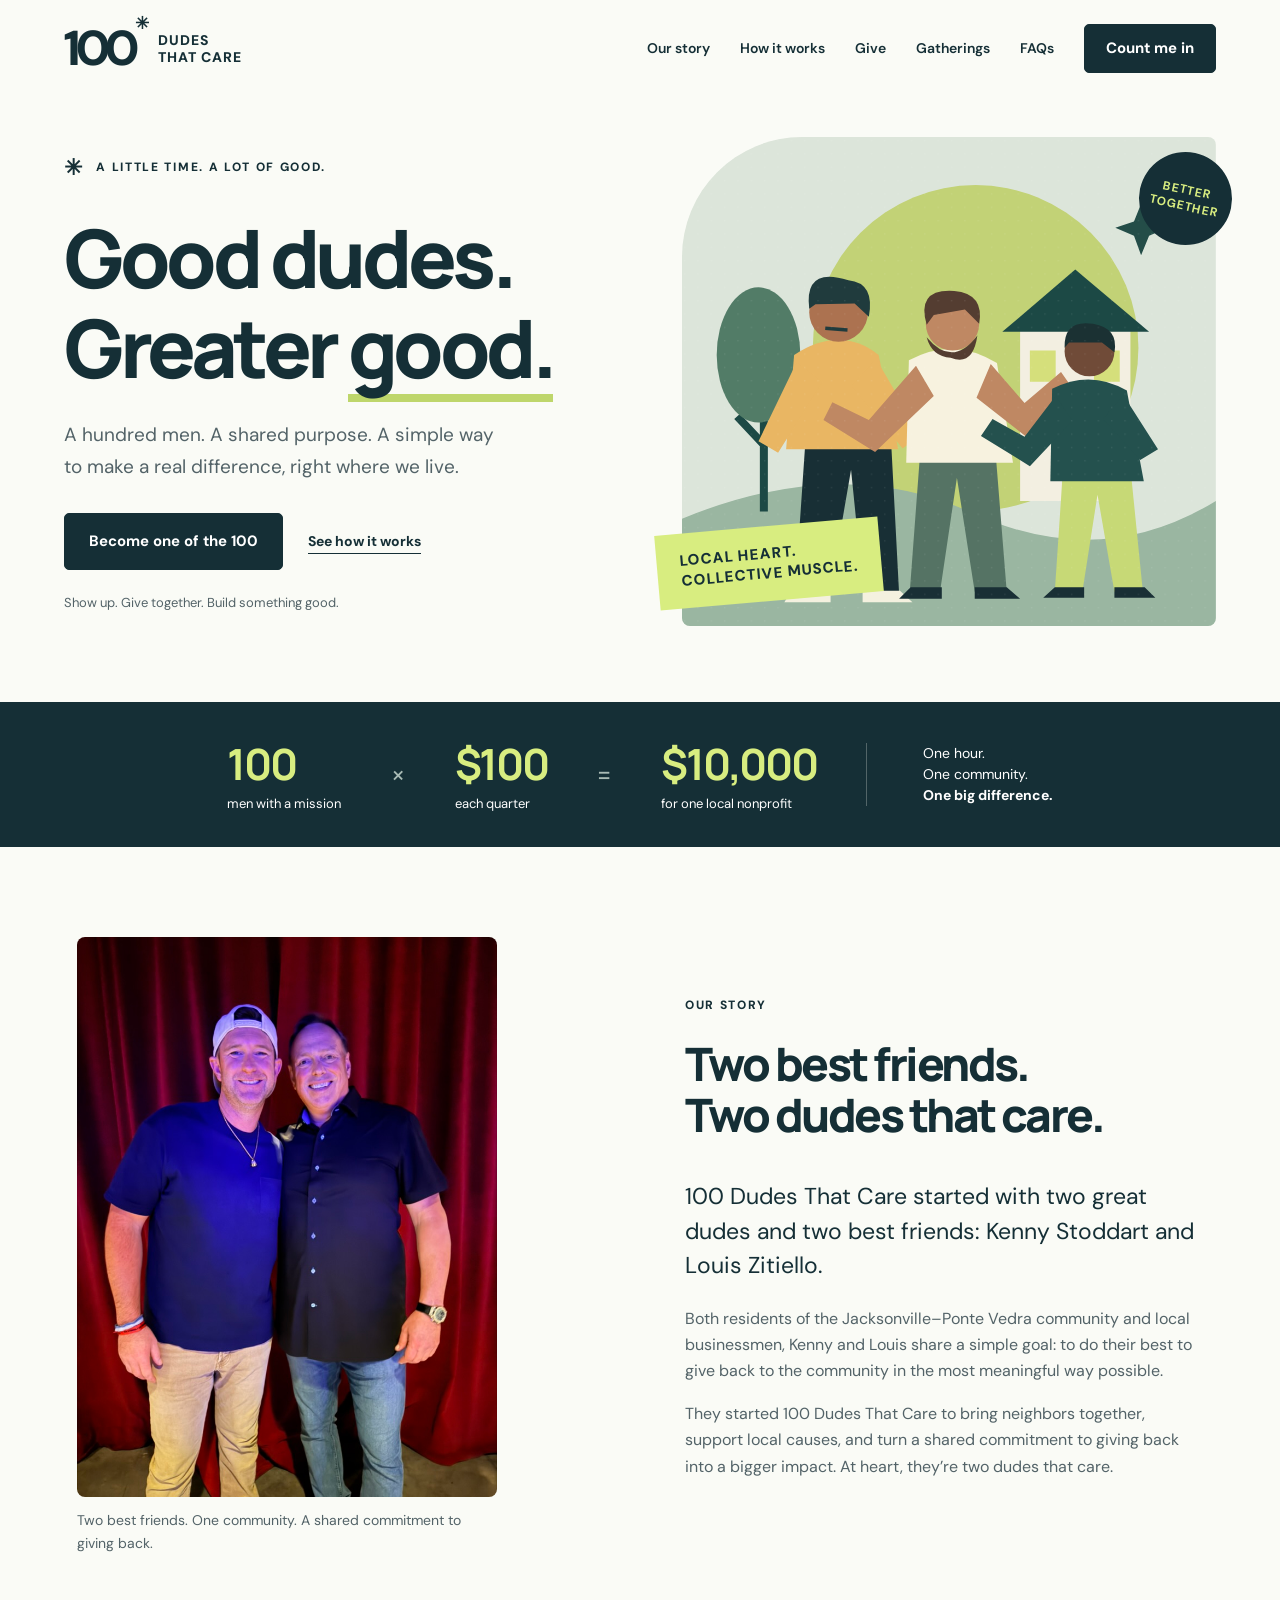
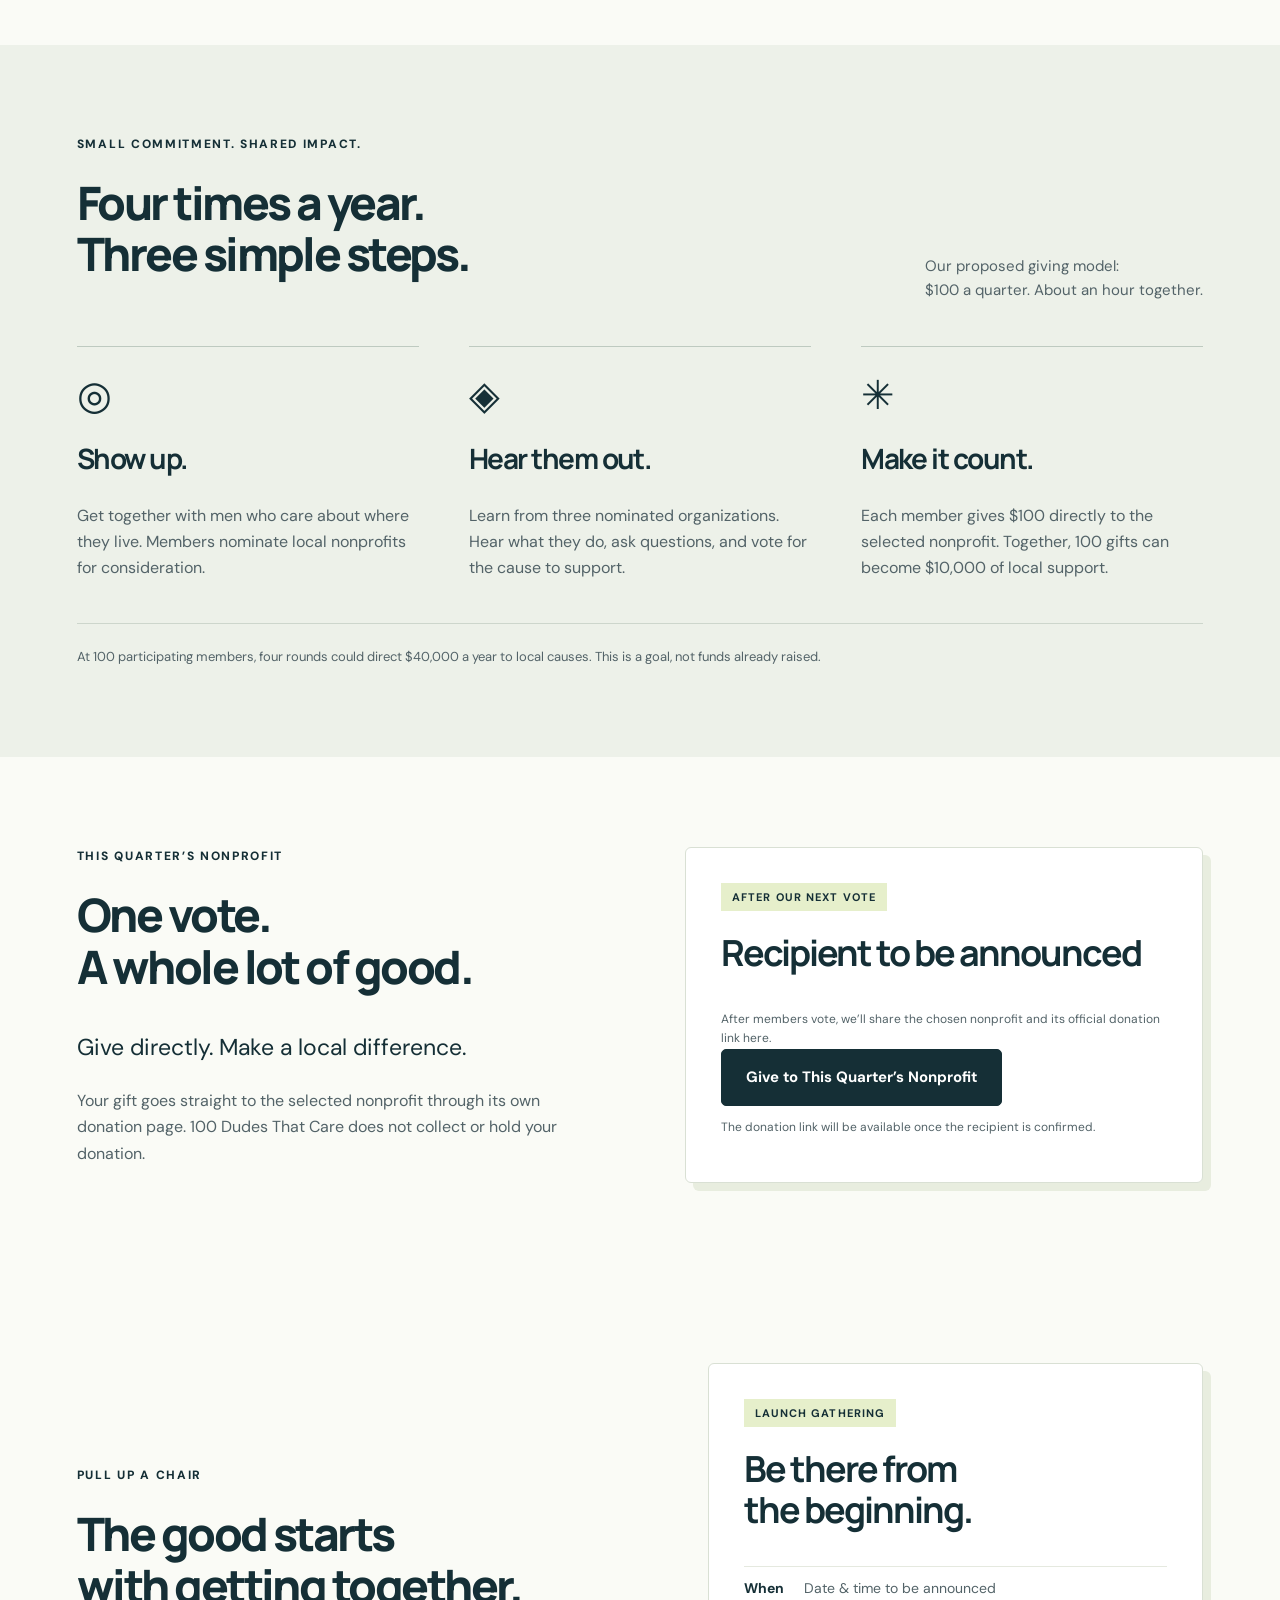
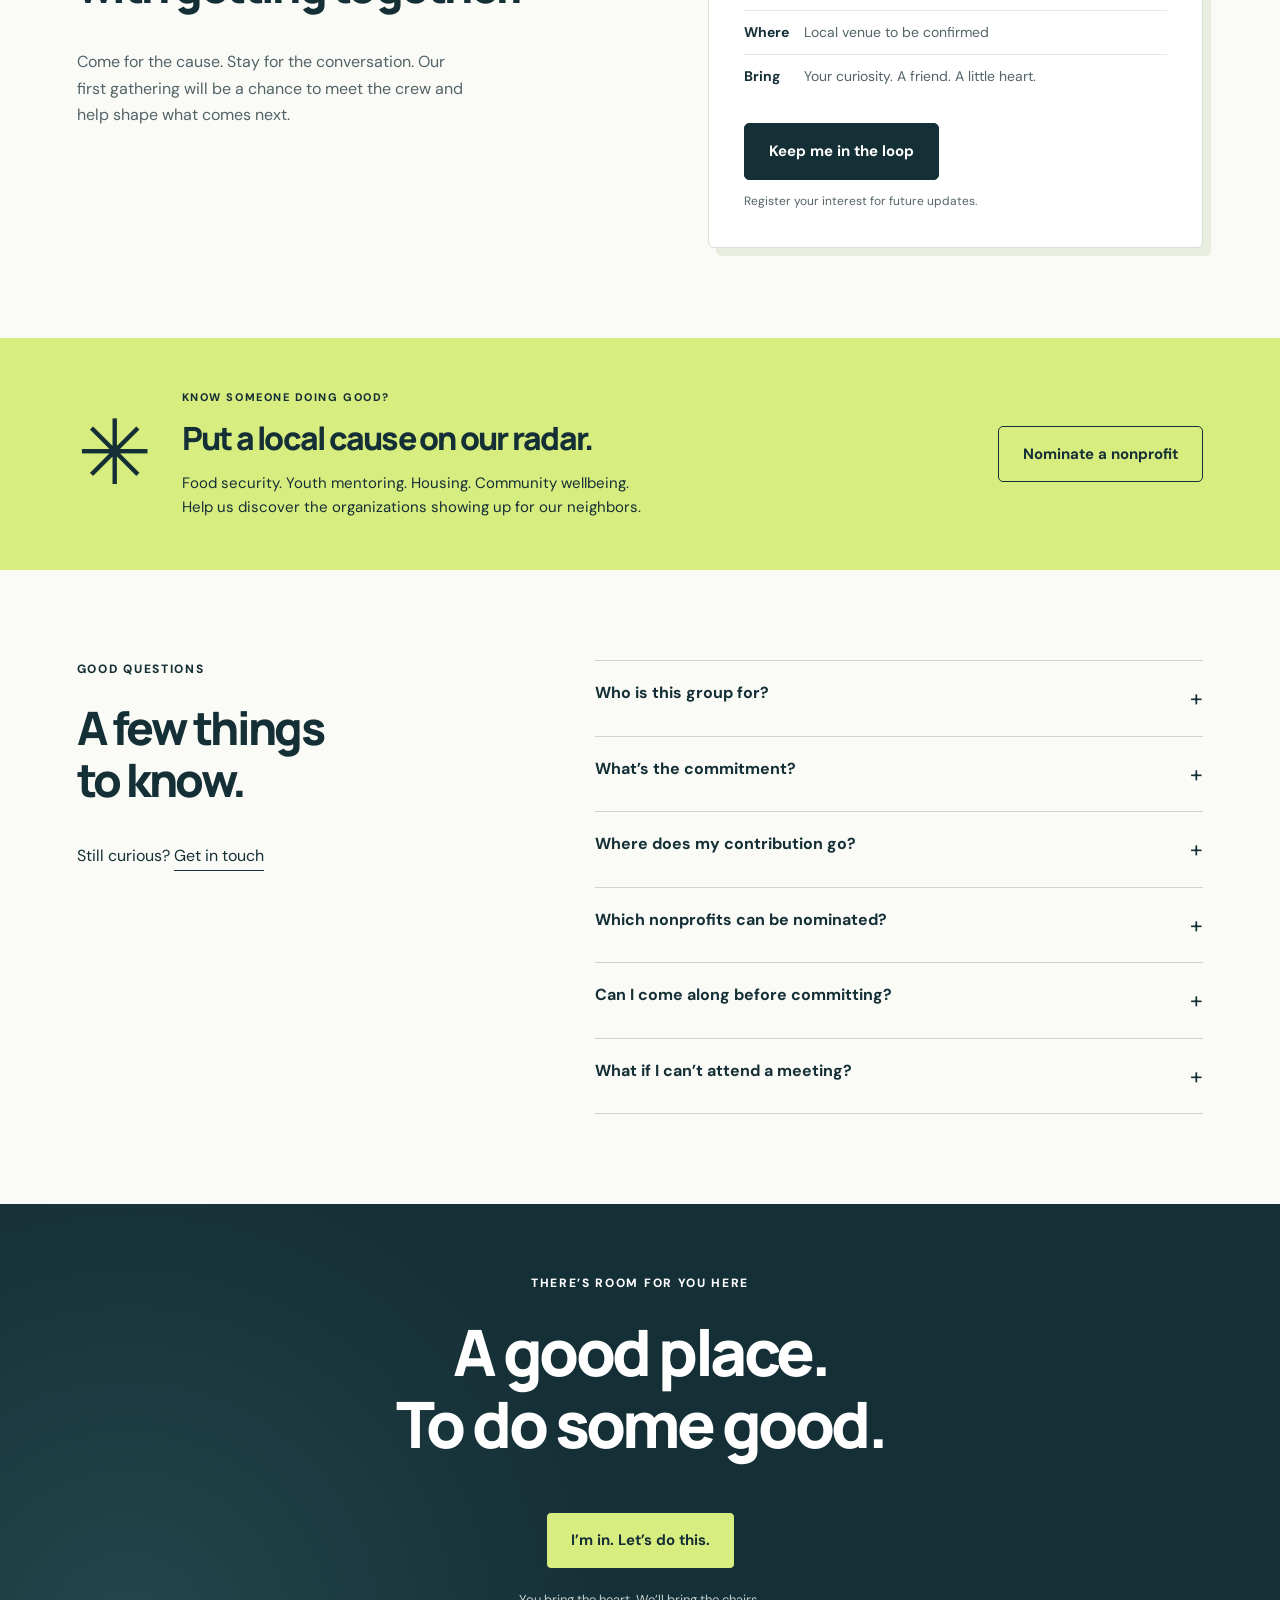
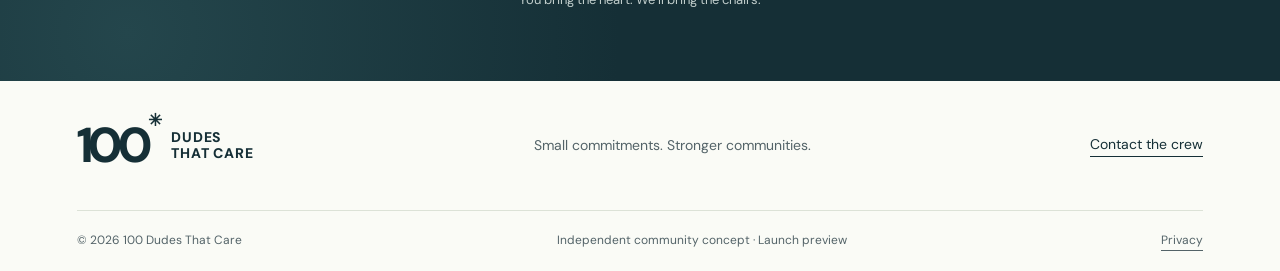
<file: index.html>
<!doctype html>
<html lang="en"><head><meta charset="UTF-8"><meta name="viewport" content="width=device-width, initial-scale=1"><meta name="description" content="100 Dudes That Care: a community of men turning small commitments into meaningful local change."><meta name="theme-color" content="#152d34"><title>100 Dudes That Care — Good dudes. Greater good.</title><link rel="stylesheet" href="styles.css"></head>
<body><a class="skip" href="#main">Skip to content</a><header><a class="brand" href="#"><span class="brand-number">100<span>✳</span></span><span>DUDES<br>THAT CARE</span></a><button class="menu" aria-expanded="false" aria-controls="nav">Menu</button><nav id="nav" aria-label="Main navigation"><a href="#about">Our story</a><a href="#how">How it works</a><a href="#giving">Give</a><a href="#gather">Gatherings</a><a href="#faq">FAQs</a><button class="button small" data-open="join">Count me in</button></nav></header>
<main id="main"><section class="hero"><div class="hero-copy"><p class="eyebrow"><span class="little-star">✳</span> A LITTLE TIME. A LOT OF GOOD.</p><h1>Good dudes.<br>Greater <em>good.</em></h1><p class="lead">A hundred men. A shared purpose. A simple way to make a real difference, right where we live.</p><div class="actions"><button class="button" data-open="join">Become one of the 100</button><a class="text-link" href="#how">See how it works</a></div><p class="hero-note">Show up. Give together. Build something good.</p></div><div class="art" role="img" aria-label="Original illustration of men coming together to build a caring community"><svg viewBox="0 0 600 550" xmlns="http://www.w3.org/2000/svg"><defs><pattern id="grain" width="15" height="15" patternUnits="userSpaceOnUse"><circle cx="3" cy="4" r=".7" fill="#fff" opacity=".12"/></pattern></defs><rect width="600" height="550" fill="#dce5da"/><circle cx="330" cy="237" r="183" fill="#c2d276"/><path d="M0 429Q180 355 325 422T600 409V550H0Z" fill="#9ab6a1"/><path d="M380 215h124v194H380z" fill="#f3efe1"/><path d="m360 219 82-70 83 70" fill="#1c4945"/><path d="M427 299h35v110h-35z" fill="#c7d3be"/><path d="M391 240h29v35h-29zm72 0h29v35h-29z" fill="#d5df7b"/><path d="M92 421V258m-30 56 30 32 33-47" stroke="#1c4945" stroke-width="9" fill="none"/><ellipse cx="86" cy="245" rx="47" ry="76" fill="#527c67"/>
<g transform="translate(135 150)"><path d="m5 173-13 190h39l24-139 14 139h40l-10-190" fill="#182f35"/><path d="M-9 95Q43 61 86 95l22 106H-18Z" fill="#e9b663"/><path d="M-6 103-49 192l22 13 50-80m60-26 50 86-20 15-58-70" fill="#e9b663"/><circle cx="41" cy="47" r="33" fill="#ac7250"/><path d="M8 43Q2-5 52 11q30 3 23 41L59 37 15 38Z" fill="#203b3d"/><path d="m26 65 25 2" stroke="#203b3d" stroke-width="4"/><path d="M-12 360h44v13h-52zm80 0h42l14 13H68" fill="#f4f1df"/></g>
<g transform="translate(275 185)"><path d="m-6 152-13 174h34l19-128 20 128h36L76 152" fill="#557364"/><path d="M-20 66Q29 39 79 69l18 112H-23Z" fill="#f7f2df"/><path d="m-12 72-53 61-41-20-10 20 58 36 66-63m64-36 38 44 41-35 14 20-53 53-56-44" fill="#bf8863"/><circle cx="29" cy="25" r="30" fill="#bf8863"/><path d="M0 26Q-12-15 31-12 65-9 59 25L43 9 8 15" fill="#543d31"/><path d="M0 40q29 35 57-2-5 35-30 25Q6 62 0 40" fill="#543d31"/><path d="M-18 321h35v13h-48zm72 0h36l15 13H54" fill="#192f35"/></g>
<g transform="translate(433 234)"><path d="m-4 128-10 149h31l17-109 19 109h32L70 128" fill="#c7d976"/><path d="M-17 49Q26 27 67 51l19 102H-19Z" fill="#24514e"/><circle cx="25" cy="7" r="28" fill="#704b38"/><path d="M-3 3Q-4-29 29-24 58-19 53 8L39-3H2Z" fill="#1b3133"/><path d="M-13 57-48 103l-36-20-13 19 55 34 48-51m57-29 39 61-20 12-42-46" fill="#24514e"/><path d="M-14 272h33v12h-46zm67 0h34l12 12H53" fill="#192f35"/></g><path d="m516 75 9 20 21 7-21 9-9 22-8-22-21-9 21-7Z" fill="#244d48"/><rect width="600" height="550" fill="url(#grain)"/></svg><div class="art-tag">LOCAL HEART.<br>COLLECTIVE MUSCLE.</div><span class="art-stamp">BETTER<br>TOGETHER</span></div></section>
<section class="equation" aria-label="Our giving goal"><div><strong>100</strong><span>men with a mission</span></div><b>×</b><div><strong>$100</strong><span>each quarter</span></div><b>=</b><div><strong>$10,000</strong><span>for one local nonprofit</span></div><p>One hour.<br>One community.<br><b>One big difference.</b></p></section>
<section id="about" class="split section" style="align-items:center"><figure style="margin:0;max-width:420px;width:100%"><img src="kenny-and-louis.jpeg" alt="Kenny Stoddart and Louis Zitiello together" width="768" height="1024" loading="lazy" style="display:block;width:100%;height:auto;border-radius:8px"><figcaption style="font-size:14px;color:var(--muted);margin-top:12px">Two best friends. One community. A shared commitment to giving back.</figcaption></figure><div><p class="eyebrow">OUR STORY</p><h2>Two best friends.<br>Two dudes that care.</h2><p class="large">100 Dudes That Care started with two great dudes and two best friends: Kenny Stoddart and Louis Zitiello.</p><p>Both residents of the Jacksonville–Ponte Vedra community and local businessmen, Kenny and Louis share a simple goal: to do their best to give back to the community in the most meaningful way possible.</p><p>They started 100 Dudes That Care to bring neighbors together, support local causes, and turn a shared commitment to giving back into a bigger impact. At heart, they’re two dudes that care.</p></div></section>
<section id="how" class="how section"><div class="section-heading"><div><p class="eyebrow">SMALL COMMITMENT. SHARED IMPACT.</p><h2>Four times a year.<br>Three simple steps.</h2></div><p>Our proposed giving model:<br>$100 a quarter. About an hour together.</p></div><div class="steps"><article><span class="icon">◎</span><h3>Show up.</h3><p>Get together with men who care about where they live. Members nominate local nonprofits for consideration.</p></article><article><span class="icon">◈</span><h3>Hear them out.</h3><p>Learn from three nominated organizations. Hear what they do, ask questions, and vote for the cause to support.</p></article><article><span class="icon">✳</span><h3>Make it count.</h3><p>Each member gives $100 directly to the selected nonprofit. Together, 100 gifts can become $10,000 of local support.</p></article></div><p class="model-note">At 100 participating members, four rounds could direct $40,000 a year to local causes. This is a goal, not funds already raised.</p></section>
<section id="giving" class="split section"><div><p class="eyebrow">THIS QUARTER’S NONPROFIT</p><h2>One vote.<br>A whole lot of good.</h2><p class="large">Give directly. Make a local difference.</p><p>Your gift goes straight to the selected nonprofit through its own donation page. 100 Dudes That Care does not collect or hold your donation.</p></div><div class="meeting"><span class="pill" data-giving-period>AFTER OUR NEXT VOTE</span><h3 data-giving-name>Recipient to be announced</h3><p data-giving-description>After members vote, we’ll share the chosen nonprofit and its official donation link here.</p><a class="button" href="#giving" data-giving-link data-open="give">Give to This Quarter’s Nonprofit</a><p data-giving-status>The donation link will be available once the recipient is confirmed.</p></div></section>
<section id="gather" class="gather section"><div class="gather-intro"><p class="eyebrow">PULL UP A CHAIR</p><h2>The good starts<br>with getting together.</h2><p>Come for the cause. Stay for the conversation. Our first gathering will be a chance to meet the crew and help shape what comes next.</p></div><div class="meeting"><span class="pill">LAUNCH GATHERING</span><h3>Be there from<br>the beginning.</h3><dl><div><dt>When</dt><dd>Date & time to be announced</dd></div><div><dt>Where</dt><dd>Local venue to be confirmed</dd></div><div><dt>Bring</dt><dd>Your curiosity. A friend. A little heart.</dd></div></dl><button class="button" data-open="join">Keep me in the loop</button><p>Register your interest for future updates.</p></div></section>
<section class="nominate section"><span class="big-star">✳</span><div><p class="eyebrow">KNOW SOMEONE DOING GOOD?</p><h2>Put a local cause on our radar.</h2><p>Food security. Youth mentoring. Housing. Community wellbeing.<br>Help us discover the organizations showing up for our neighbors.</p></div><button class="button outline" data-open="nominate">Nominate a nonprofit</button></section>
<section id="faq" class="faq section"><div><p class="eyebrow">GOOD QUESTIONS</p><h2>A few things<br>to know.</h2><p>Still curious? <button class="inline" data-open="contact">Get in touch</button></p></div><div class="questions"><details><summary>Who is this group for?</summary><p>Men who want to make a positive local difference, meet their neighbors, and give consistently. You don’t need fundraising experience or a big network to take part.</p></details><details><summary>What’s the commitment?</summary><p>The proposed model is $100 per quarterly meeting, or $400 per year, plus about an hour at each gathering. Final membership arrangements will be shared before you join.</p></details><details><summary>Where does my contribution go?</summary><p>Your contribution goes directly to the nonprofit selected by members. Use the “Give to This Quarter’s Nonprofit” button to visit its official donation page after each vote. 100 Dudes That Care does not collect or hold donations.</p></details><details><summary>Which nonprofits can be nominated?</summary><p>We plan to consider registered local nonprofits with a clear community benefit. The launch team will confirm the service area, eligibility rules, and review process before accepting official nominations.</p></details><details><summary>Can I come along before committing?</summary><p>Absolutely. Register your interest and ask about attending the launch gathering. You can learn about the idea and meet the group before deciding.</p></details><details><summary>What if I can’t attend a meeting?</summary><p>The intended model is a quarterly giving commitment even if you miss a gathering. Attendance, voting, and contribution policies will be confirmed before launch.</p></details></div></section>
<section class="closing"><p class="eyebrow">THERE’S ROOM FOR YOU HERE</p><h2>A good place.<br>To do some good.</h2><button class="button" data-open="join">I’m in. Let’s do this.</button><p>You bring the heart. We’ll bring the chairs.</p></section></main>
<footer><a class="brand" href="#"><span class="brand-number">100<span>✳</span></span><span>DUDES<br>THAT CARE</span></a><p>Small commitments. Stronger communities.</p><button class="inline" data-open="contact">Contact the crew</button><div class="footer-bottom"><span>© <span id="year"></span> 100 Dudes That Care</span><span>Independent community concept · Launch preview</span><button class="inline" data-open="privacy">Privacy</button></div></footer>
<dialog id="dialog" aria-labelledby="dialog-title"><button class="close" aria-label="Close dialog">×</button><div id="dialog-content"></div></dialog><script src="giving-config.js"></script><script src="signup-config.js"></script><script src="script.js"></script></body></html>
</file>
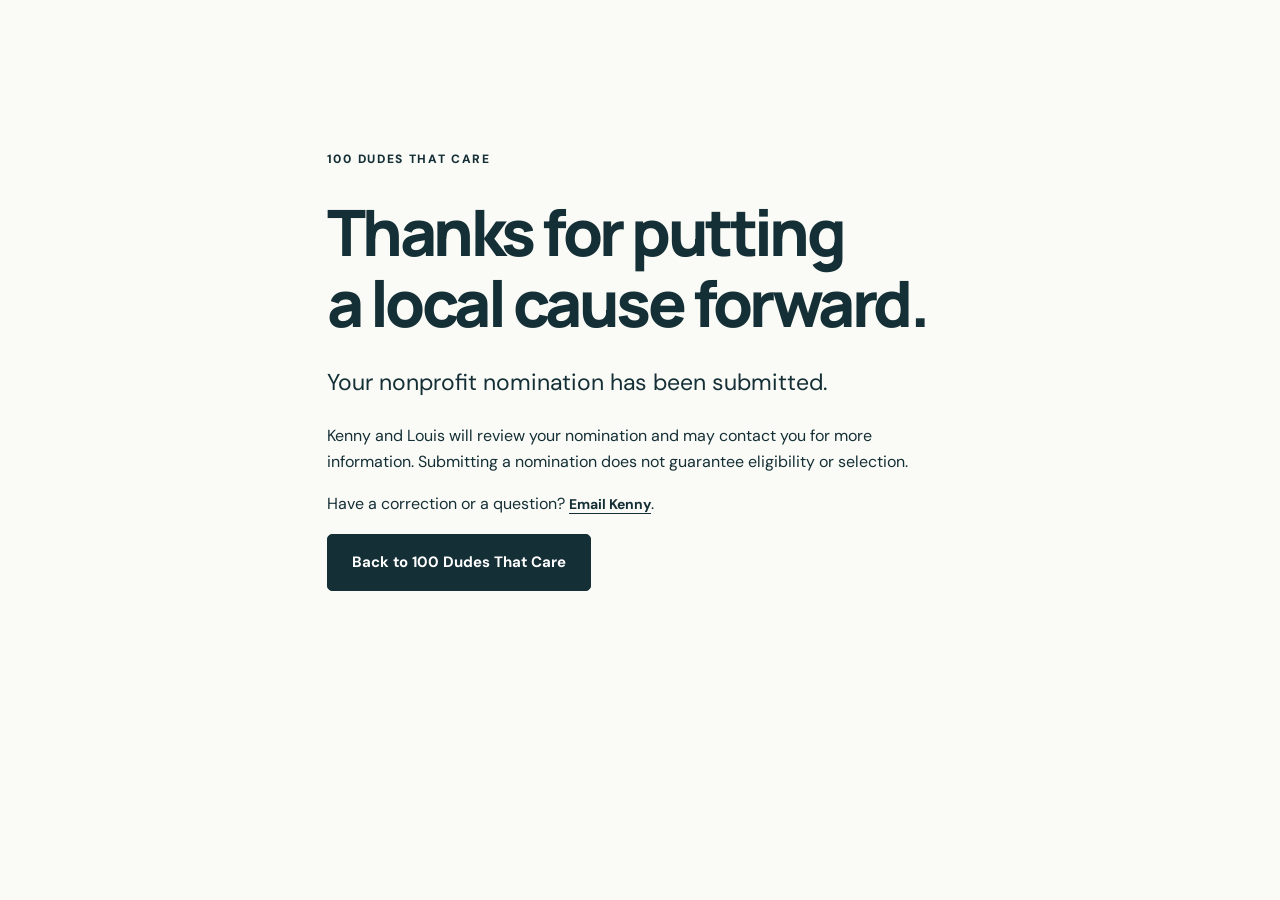
<file: thanks-nomination.html>
<!doctype html><html lang="en"><head><meta charset="UTF-8"><meta name="viewport" content="width=device-width, initial-scale=1"><meta name="robots" content="noindex"><title>Nomination received — 100 Dudes That Care</title><link rel="stylesheet" href="styles.css"></head><body><main class="section" style="max-width:780px;margin:60px auto"><p class="eyebrow">100 DUDES THAT CARE</p><h1 style="font-size:clamp(40px,7vw,64px)">Thanks for putting<br>a local cause forward.</h1><p class="large">Your nonprofit nomination has been submitted.</p><p>Kenny and Louis will review your nomination and may contact you for more information. Submitting a nomination does not guarantee eligibility or selection.</p><p>Have a correction or a question? <a class="text-link" href="mailto:kstoddart@mac.com">Email Kenny</a>.</p><a class="button" href="/">Back to 100 Dudes That Care</a></main></body></html>
</file>
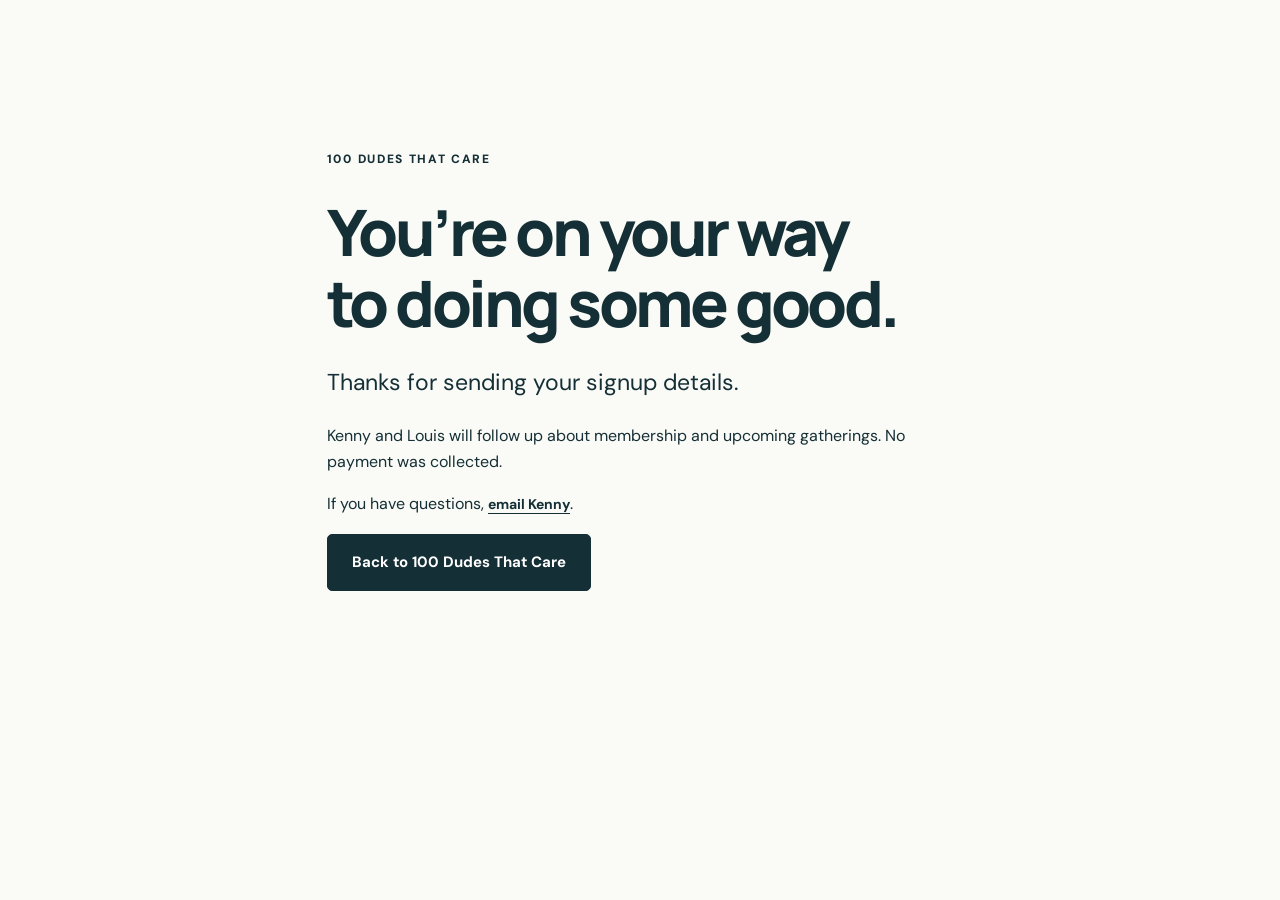
<file: thanks.html>
<!doctype html><html lang="en"><head><meta charset="UTF-8"><meta name="viewport" content="width=device-width, initial-scale=1"><meta name="robots" content="noindex"><title>Thanks for signing up — 100 Dudes That Care</title><link rel="stylesheet" href="styles.css"></head><body><main class="section" style="max-width:780px;margin:60px auto"><p class="eyebrow">100 DUDES THAT CARE</p><h1 style="font-size:clamp(40px,7vw,64px)">You’re on your way<br>to doing some good.</h1><p class="large">Thanks for sending your signup details.</p><p>Kenny and Louis will follow up about membership and upcoming gatherings. No payment was collected.</p><p>If you have questions, <a class="text-link" href="mailto:kstoddart@mac.com">email Kenny</a>.</p><a class="button" href="/">Back to 100 Dudes That Care</a></main></body></html>
</file>
<file: styles.css>
@import url('https://fonts.googleapis.com/css2?family=DM+Sans:wght@400;500;600;700&family=Manrope:wght@400;500;600;700;800&display=swap');
:root{--ink:#152f36;--green:#d8ed80;--paper:#fafbf6;--muted:#536368}*{box-sizing:border-box}html{scroll-behavior:smooth;scroll-padding-top:90px}body{margin:0;background:var(--paper);color:var(--ink);font:16px/1.65 'DM Sans',sans-serif}h1,h2,h3,p{margin-top:0}h1,h2,h3{font-family:Manrope,sans-serif;line-height:1.12;letter-spacing:-.055em}h1{font-size:clamp(56px,6.3vw,91px);font-weight:800;margin:26px 0}h2{font-size:clamp(35px,3.6vw,52px);font-weight:800}h3{font-size:28px}a{color:inherit;text-decoration:none}button,input,textarea{font:inherit}button,a,summary{touch-action:manipulation}button{cursor:pointer}button:focus-visible,a:focus-visible,summary:focus-visible,input:focus-visible,textarea:focus-visible{outline:3px solid #6d8e2f;outline-offset:5px}header{max-width:1440px;margin:auto;padding:24px 5%;display:flex;align-items:center;justify-content:space-between;gap:25px}.brand{display:flex;align-items:center;gap:13px;font-size:14px;font-weight:800;line-height:1.15;letter-spacing:.07em}.brand-number{font-size:49px;font-weight:800;line-height:1;letter-spacing:-.09em;position:relative;padding-right:10px}.brand-number span{font-size:17px;position:absolute;right:0;top:-9px}nav{display:flex;align-items:center;gap:30px;font-size:14px;font-weight:600}.button{display:inline-flex;justify-content:center;align-items:center;border:1px solid var(--ink);border-radius:5px;background:var(--ink);color:white;padding:15px 24px;font-weight:700;font-size:15px;transition:transform .15s,background .15s}.button:hover{background:#2e5054;transform:translateY(-2px)}.small{padding:11px 21px}.hero{max-width:1440px;margin:auto;display:grid;grid-template-columns:1.05fr 1fr;padding:28px 5% 64px;gap:5%;align-items:center}.eyebrow{font-size:12px;letter-spacing:.14em;font-weight:800;margin-bottom:22px}.little-star{font-size:22px;vertical-align:middle;margin-right:8px}h1 em{font-style:normal;position:relative}h1 em:after{content:'';position:absolute;bottom:0;left:0;width:100%;height:8px;background:#bed66b;z-index:-1}.lead{font-size:19px;max-width:450px;color:var(--muted);line-height:1.7}.actions{display:flex;align-items:center;gap:25px;margin-top:30px}.text-link{font-size:14px;font-weight:700;border-bottom:1px solid}.hero-note{font-size:13px;color:var(--muted);margin:22px 0 0}.art{position:relative;margin:12px 0;isolation:isolate}.art svg{width:100%;display:block;border-radius:120px 8px 8px 8px}.art-tag{position:absolute;left:-25px;bottom:25px;background:var(--green);padding:18px 23px;font-size:15px;font-weight:800;letter-spacing:.07em;line-height:1.3;transform:rotate(-5deg)}.art-stamp{position:absolute;right:-16px;top:15px;width:93px;height:93px;border-radius:50%;background:var(--ink);color:var(--green);display:grid;place-content:center;text-align:center;font-size:12px;line-height:1.3;font-weight:700;letter-spacing:.08em;transform:rotate(12deg)}.equation{padding:32px 7%;background:var(--ink);color:white;display:flex;align-items:center;justify-content:center;gap:4.5%}.equation div{display:flex;flex-direction:column}.equation strong{font:700 43px Manrope,sans-serif;letter-spacing:-.05em;color:var(--green)}.equation span{font-size:13px}.equation>b{font-size:26px;color:#a9bbb5;font-weight:400}.equation p{font-size:14px;line-height:1.5;margin:0;border-left:1px solid #526568;padding-left:5%}.section{padding:90px max(6%,calc((100vw - 1240px)/2));}.split{display:grid;grid-template-columns:1fr 1fr;gap:8%;}.large{font-size:23px;line-height:1.5;color:var(--ink)}.split p:not(.eyebrow):not(.large){color:var(--muted)}.fine{font-size:13px;border-left:3px solid #c6d687;padding-left:15px}.how{background:#edf1e9}.section-heading{display:flex;justify-content:space-between;align-items:end;gap:30px}.section-heading>p{color:var(--muted);font-size:15px}.steps{display:grid;grid-template-columns:repeat(3,1fr);gap:50px;margin-top:28px}.steps article{border-top:1px solid #becac0;padding-top:28px}.icon{font-size:40px;line-height:1;display:block;margin-bottom:28px}.steps p{color:var(--muted);font-size:16px}.model-note{border-top:1px solid #cdd6cc;padding-top:22px;margin:25px 0 0;font-size:13px;color:var(--muted)}.gather{display:grid;grid-template-columns:1fr 1fr;gap:12%;align-items:center}.gather-intro>p:last-child{max-width:400px;color:var(--muted)}.meeting{padding:35px;background:white;border:1px solid #d9e0d4;box-shadow:8px 8px 0 #e8eddf;border-radius:6px}.pill{display:inline-block;font-size:11px;letter-spacing:.1em;background:#e6efcb;padding:5px 11px;font-weight:700;margin-bottom:22px}.meeting h3{font-size:36px}.meeting dl{font-size:14px;margin:25px 0}.meeting dl div{display:grid;grid-template-columns:60px 1fr;border-top:1px solid #e5e9df;padding:10px 0}.meeting dt{font-weight:700}.meeting dd{margin:0;color:var(--muted)}.meeting>p{font-size:12px;color:var(--muted);margin:12px 0 0}.nominate{background:var(--green);display:flex;align-items:center;gap:30px;padding-top:50px;padding-bottom:50px}.nominate h2{font-size:32px;margin-bottom:14px}.nominate p{margin-bottom:0;font-size:15px}.nominate .eyebrow{font-size:11px;margin-bottom:15px}.big-star{font-size:90px;line-height:1}.outline{background:transparent;color:var(--ink);white-space:nowrap;margin-left:auto}.outline:hover{background:var(--ink);color:white}.faq{display:grid;grid-template-columns:.8fr 1.2fr;gap:10%}.inline{background:none;border:0;border-bottom:1px solid;padding:0;color:inherit;font-size:inherit}.questions details{border-bottom:1px solid #cdd5cc;padding:20px 0}.questions details:first-child{border-top:1px solid #cdd5cc}.questions summary{font-weight:700;cursor:pointer;list-style:none;display:flex;justify-content:space-between;gap:25px;line-height:1.5}.questions summary:after{content:'+';font-size:23px;font-weight:400}.questions details[open] summary:after{content:'−'}.questions details p{margin:15px 30px 0 0;color:var(--muted);font-size:15px}.closing{text-align:center;background:var(--ink);color:white;padding:70px 20px;background-image:radial-gradient(circle at 10% 90%,#24464c 0,transparent 40%)}.closing h2{font-size:clamp(42px,5vw,68px)}.closing .button{background:var(--green);color:var(--ink)}.closing>p:last-child{font-size:13px;color:#c0cdcb;margin:20px 0 0}footer{padding:40px 6% 20px;display:flex;align-items:center;justify-content:space-between;flex-wrap:wrap;gap:25px}footer>p{color:var(--muted);font-size:14px;margin:0}footer>.inline{font-size:14px}.footer-bottom{display:flex;width:100%;justify-content:space-between;border-top:1px solid #dce2d7;padding-top:20px;margin-top:15px;font-size:12px;color:var(--muted)}dialog{border:0;border-radius:10px;padding:40px;max-width:540px;width:calc(100% - 32px);color:var(--ink);box-shadow:0 20px 100px #0005}dialog::backdrop{background:#10282dcc;backdrop-filter:blur(4px)}dialog h2{font-size:33px;padding-right:20px}dialog p{font-size:15px;color:var(--muted)}.close{position:absolute;right:15px;top:8px;border:0;background:none;font-size:30px;color:var(--ink)}label{display:block;font-size:14px;font-weight:700;margin:16px 0 5px}input,textarea{width:100%;padding:11px;border:1px solid #9eafa6;border-radius:4px;color:var(--ink);background:white}textarea{min-height:95px}form .button{margin-top:20px}.notice{background:#edf2df;padding:13px;font-size:13px!important}.menu{display:none}.skip{position:fixed;top:-100px;left:20px;background:white;padding:10px;z-index:10}.skip:focus{top:10px}@media(min-width:1500px){.hero{padding-top:50px;padding-bottom:80px}}@media(max-width:900px){nav{gap:17px}.hero{gap:4%}h1{font-size:58px}.actions{flex-direction:column;align-items:start;gap:18px}.equation{gap:4%}.equation strong{font-size:35px}.equation p{display:none}.section{padding:65px 6%}.steps{gap:25px}.gather{gap:6%}.nominate{flex-wrap:wrap}.nominate .outline{margin-left:120px}.big-star{font-size:70px}}@media(max-width:650px){header{padding:22px 6%;position:relative}.brand-number{font-size:40px}.brand{font-size:12px}.menu{display:block;border:1px solid #b6c2b7;border-radius:4px;padding:7px 13px;background:transparent;color:var(--ink);font-size:14px}nav{display:none;position:absolute;top:80px;left:0;right:0;background:var(--paper);padding:24px;z-index:5;box-shadow:0 15px 20px #0001}nav.open{display:flex;flex-direction:column;align-items:stretch;gap:20px}.hero{grid-template-columns:1fr;padding:22px 6% 45px;gap:35px}h1{font-size:60px}.hero .eyebrow{font-size:11px}.lead{font-size:18px}.actions{flex-direction:row;flex-wrap:wrap;align-items:center;gap:18px}.art{margin:0 10px}.art svg{border-top-left-radius:100px}.art-tag{left:-13px}.art-stamp{right:-10px}.equation{padding:25px 5%;gap:5%;justify-content:space-between}.equation strong{font-size:28px}.equation span{font-size:10px}.equation>b{font-size:20px}.split,.gather,.faq{grid-template-columns:1fr;gap:22px}.section-heading{display:block}.steps{grid-template-columns:1fr;gap:15px}.steps article{position:relative;padding-left:65px}.steps .icon{position:absolute;left:0;top:28px;font-size:34px}.steps h3{font-size:25px;margin-bottom:14px}.nominate{gap:20px}.big-star{display:none}.nominate .outline{margin-left:0}.nominate h2{font-size:32px}.nominate br{display:none}.meeting{padding:27px}h2{font-size:36px}.section{padding:55px 6%}.closing{padding:60px 6%}.footer-bottom{flex-direction:column;align-items:start;gap:13px}footer{align-items:start;flex-direction:column}dialog{padding:30px 23px}.eyebrow{font-size:11px}}@media(prefers-reduced-motion:reduce){html{scroll-behavior:auto}*{transition:none!important}}
</file>
